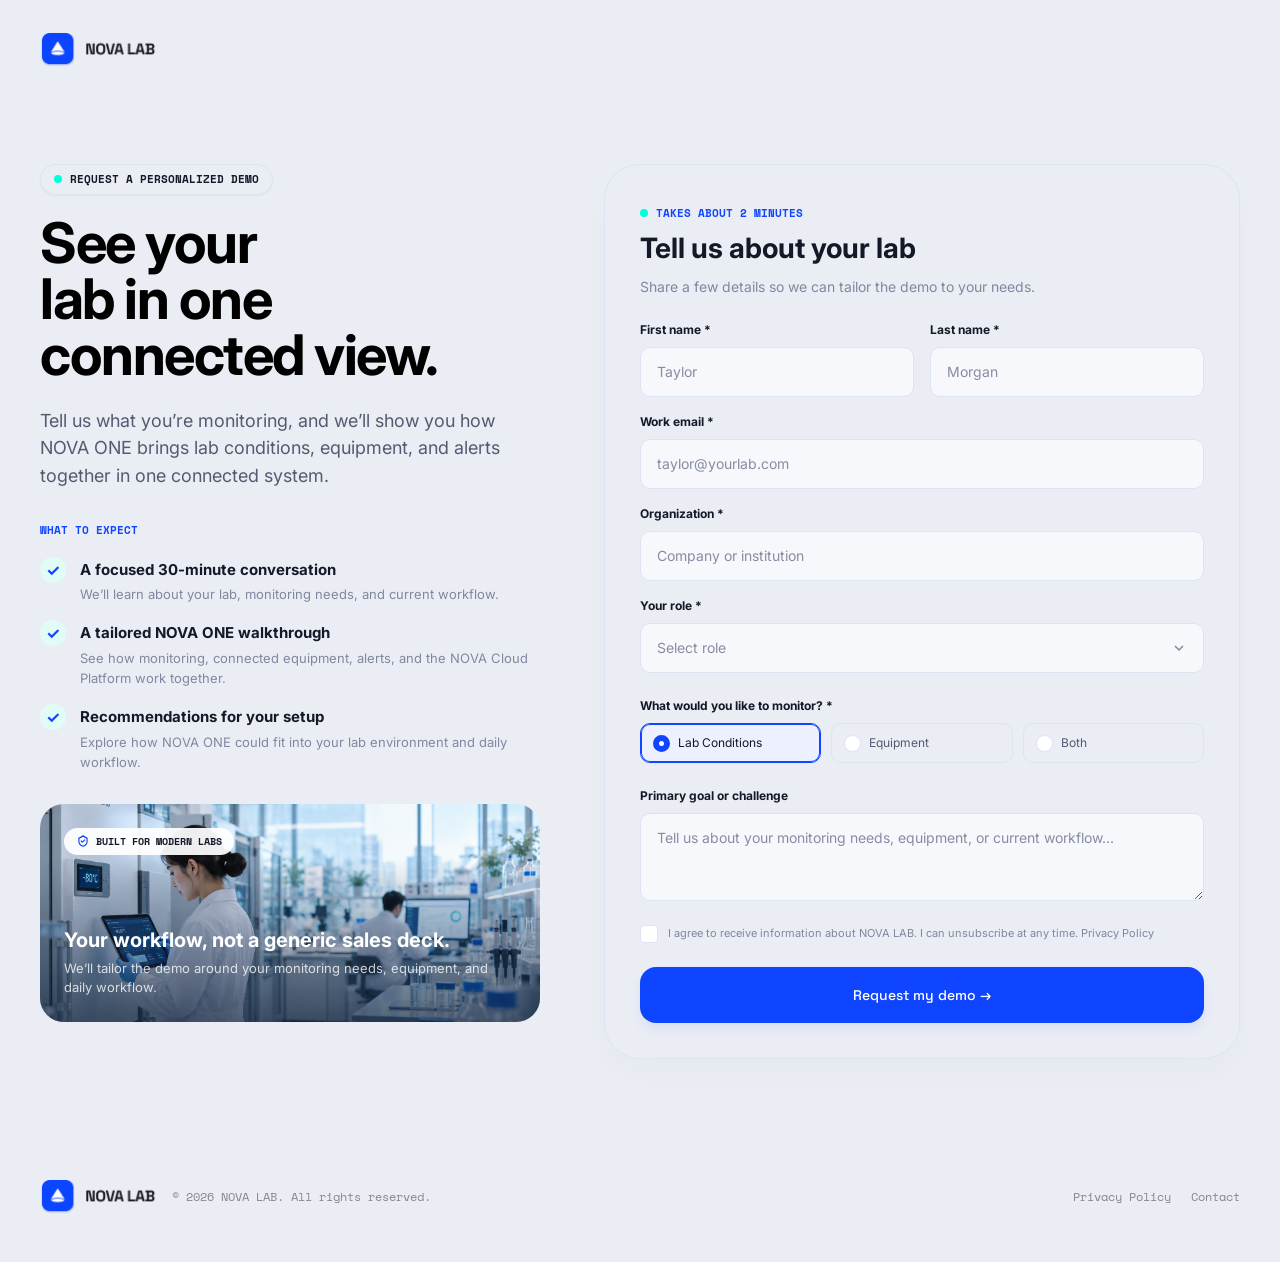
<file: request-demo.html>
<!DOCTYPE html>
<html lang="en">
<head>
  <meta charset="UTF-8">
  <meta name="viewport" content="width=device-width, initial-scale=1.0">
  <title>Request a Demo | NOVA LAB</title>
  <link rel="preconnect" href="https://fonts.googleapis.com">
  <link href="https://fonts.googleapis.com/css2?family=Inter:wght@400;500;600;700&family=Space+Grotesk:wght@400;500;700&family=Space+Mono:wght@400;700&display=swap" rel="stylesheet">
  <!-- 先載入共用 style.css，再載入本頁專用的 request-demo.css -->
  <link rel="stylesheet" href="style.css">
  <link rel="stylesheet" href="request-demo.css">
</head>
<body class="demo-page">

  <!-- 導覽列 -->
  <header class="nav demo-nav">
    <a href="index.html" class="logo"><img class="logo-icon" src="images/nova-lab_logo.png" alt="NOVA LAB"></a>

  </header>

  <!-- 主要區塊：左文字 + 右表單 -->
  <main class="container demo-main">

    <!-- 左邊 -->
    <section class="demo-left">
      <span class="pill-tag"><i class="dot"></i> REQUEST A PERSONALIZED DEMO</span>
      <h1>See your<br>lab in one<br>connected view.</h1>
      <p class="lead">Tell us what you’re monitoring, and we’ll show you how NOVA ONE brings lab conditions, equipment, and alerts together in one connected system.</p>

      <h4 class="expect-title">WHAT TO EXPECT</h4>
      <ul class="expect-list">
        <li>
          <span class="check">✓</span>
          <div><strong>A focused 30-minute conversation</strong><p>We’ll learn about your lab, monitoring needs, and current workflow.</p></div>
        </li>
        <li>
          <span class="check">✓</span>
          <div><strong>A tailored NOVA ONE walkthrough</strong><p>See how monitoring, connected equipment, alerts, and the NOVA Cloud Platform work together.</p></div>
        </li>
        <li>
          <span class="check">✓</span>
          <div><strong>Recommendations for your setup</strong><p>Explore how NOVA ONE could fit into your lab environment and daily workflow.</p></div>
        </li>
      </ul>

      <div class="photo-card">
        <img src="images/nova-lab-image01.png" alt="">
        <span class="photo-tag"><svg viewBox="0 0 24 24" aria-hidden="true" focusable="false"><path d="M12 3c2 2 4 3 7 4v6c0 4-3 7-7 8-4-1-7-4-7-8V7c3-1 5-2 7-4Z"/><path d="m9 12 2 2 4-4"/></svg> BUILT FOR MODERN LABS</span>
        <div class="photo-text">
          <h3>Your workflow, not a generic sales deck.</h3>
          <p>We’ll tailor the demo around your monitoring needs, equipment, and daily workflow.</p>
        </div>
      </div>
    </section>

    <!-- 右邊表單 -->
    <section class="form-card">
      <span class="form-tag"><i class="dot"></i> TAKES ABOUT 2 MINUTES</span>
      <h2>Tell us about your lab</h2>
      <p class="form-sub">Share a few details so we can tailor the demo to your needs.</p>

      <form action="#" method="post">
        <div class="row-2">
          <div class="field">
            <label for="first">First name *</label>
            <input type="text" id="first" placeholder="Taylor" required>
          </div>
          <div class="field">
            <label for="last">Last name *</label>
            <input type="text" id="last" placeholder="Morgan" required>
          </div>
        </div>

        <div class="field">
          <label for="email">Work email *</label>
          <input type="email" id="email" placeholder="taylor@yourlab.com" required>
        </div>

        <div class="field">
          <label for="org">Organization *</label>
          <input type="text" id="org" placeholder="Company or institution" required>
        </div>

        <div class="field role-field">
          <label for="role">Your role *</label>
          <select id="role" required>
            <option value="" selected disabled>Select role</option>
            <option>Lab Manager</option>
            <option>Researcher</option>
            <option>Facility Manager</option>
            <option>Other</option>
          </select>
        </div>

        <div class="field">
          <span class="label">What would you like to monitor? *</span>
          <div class="radio-row">
            <label class="radio-box"><input type="radio" name="monitor" checked><span>Lab Conditions</span></label>
            <label class="radio-box"><input type="radio" name="monitor"><span>Equipment</span></label>
            <label class="radio-box"><input type="radio" name="monitor"><span>Both</span></label>
          </div>
        </div>

        <div class="field">
          <label for="goal">Primary goal or challenge</label>
          <textarea id="goal" rows="4" placeholder="Tell us about your monitoring needs, equipment, or current workflow..."></textarea>
        </div>

        <label class="agree">
          <input type="checkbox">
          <span>I agree to receive information about NOVA LAB. I can unsubscribe at any time. Privacy Policy</span>
        </label>

        <button type="submit" class="submit">Request my demo →</button>
      </form>
    </section>
  </main>

  <footer class="footer container">
    <div class="footer-project-info">
      <a href="index.html#home" class="logo"><img class="logo-icon" src="images/nova-lab_logo.png" alt="NOVA LAB"></a>
      <small>© 2026 NOVA LAB. All rights reserved.</small>
      <nav aria-label="Footer navigation"><a href="#">Privacy Policy</a><a href="#">Contact</a></nav>
    </div>
  </footer>

</body>
</html>
</file>
<file: style.css>
/* ===== 基本設定 ===== */
:root {
  --cyan: #00FFDB;
  --navy: #0C1120;
  --gray: #7C7C7C;
  --blue: #0B45FF;
  --bg: #EAEDF4;
  --section-space: clamp(100px, 8vh, 112px);
}
* { margin: 0; padding: 0; box-sizing: border-box; }
html { scroll-behavior: smooth; }
@media (prefers-reduced-motion: reduce) {
  html { scroll-behavior: auto; }
}
body { font-family: "Space Grotesk", sans-serif; background: var(--bg); color: var(--navy); line-height: 1.5; }
a { text-decoration: none; color: inherit; }
ul { list-style: none; }
img { max-width: 100%; display: block; }
.container { width: calc(100% - 48px); max-width: 1200px; margin: 0 auto; }
.blue { color: var(--blue); }
.cyan { color: var(--cyan); }
.gray { color: var(--gray); }
h1, h2, h3 { font-family: "Space Grotesk", sans-serif; }
h1, h2 { line-height: 1; letter-spacing: -1.8px; }
h1 { font-size: 72px; }
h2 { font-size: 56px; color: var(--navy); }
h2.blue { color: var(--navy); }
h3 { font-size: 24px; margin-bottom: 8px; }
p { font-family: "Inter", sans-serif; color: var(--gray); font-size: 16px; font-weight: 400; line-height: 1.5; }
small { font-family: "Space Mono", monospace; font-size: 12px; }

/* 小標籤 */
.tag { display: inline-flex; align-items: center; gap: 8px; border: 1px solid #dce1ed; box-shadow: 0 1px 2px rgb(12 17 32 / 6%); font-family: "Space Mono", monospace; font-size: 12px; font-weight: 500; color: #0C1120; background: var(--bg); padding: 6px 13px; border-radius: 9999px; margin-bottom: 16px; }
.tag::before { content: ""; width: 7px; height: 7px; flex: 0 0 7px; border-radius: 50%; background: var(--cyan); }
.tag.light { background: rgba(255,255,255,.15); color: var(--cyan); }

/* ===== 按鈕 ===== */
.btn { font-family: "Space Grotesk", sans-serif; display: inline-block; padding: 10px 24px; border-radius: 30px; font-weight: 500; font-size: 14px; margin-right: 8px; }
.btn.small { padding: 8px 16px; }
.btn-blue { background: var(--blue); color: #fff; }
.btn-outline { border: 1.5px solid var(--gray); }
.btn-cyan { background: var(--cyan); color: var(--navy); }
.btn-white { background: #F4F4F4; color: var(--navy); }

/* 共用線條圖示：尺寸與顏色由各元件設定 */
.hero-btn-icon svg, .cta .btn svg, .photo-tag svg, .fb-icon svg {
  fill: none;
  stroke: currentColor;
  stroke-width: 1.8;
  flex-shrink: 0;
}
.photo-tag svg, .fb-icon svg { stroke-linecap: round; stroke-linejoin: round; }

/* ===== 導覽列 ===== */
.nav { display: flex; justify-content: space-between; align-items: center; height: 100px; gap: 24px; padding: 16px max(24px, calc((100% - 1200px) / 2)); }
.logo-icon { width: 116px; height: auto; }
.nav-links { display: flex; gap: 32px; font-size: 14px; font-weight: 400; color: var(--gray); }
.nav-right { display: flex; align-items: center; gap: 20px; font-weight: 600; font-size: 12px; }
.nav-right a, .nav-links a { white-space: nowrap; }
.nav-right .btn { display: inline-flex; align-items: center; justify-content: center; gap: 10px; margin-right: 0; }

/* ===== Shared section rhythm ===== */
.page-section { padding: 100px 0; display: flex; align-items: center; min-width: 0; }
.section-content { width: 100%; min-width: 0; }
@media (max-width: 800px) {
  .container {
    width: calc(100% - 40px);
    padding-left: 0;
    padding-right: 0;
  }
}
@media print {
  .page-section { min-height: auto; }
}

/* ===== Hero ===== */
.hero { min-height: 800px; padding: 100px 0 150px; }
.hero > .section-content { position: relative; min-height: 550px; }
.hero-text { position: relative; z-index: 1; width: 60%; }
.hero-text .tag { padding: 7px 16px; margin-bottom: 32px; letter-spacing: 1px; }
.hero-text h1 { font-family: "Inter", sans-serif; font-size: clamp(56px, 5vw, 72px); font-weight: 700; line-height: 1.03; letter-spacing: -2.5px; color: #0c1120; }
.hero-text p { margin: 32px 0; max-width: 570px; color: var(--navy); line-height: 1.5; }
.hero-actions { display: flex; flex-wrap: wrap; align-items: center; gap: 16px; }
.hero-text .btn { display: inline-flex; align-items: center; justify-content: center; gap: 12px; min-height: 58px; padding: 14px 26px; margin: 0; border-radius: 999px; white-space: nowrap; }
.hero-text .btn-blue { background: linear-gradient(105deg, #8da5ff, var(--blue) 65%); }
.hero-text .btn-outline { border: 1.5px solid var(--navy); color: var(--navy); }
.hero-btn-icon { display: inline-flex; align-items: center; justify-content: center; width: 24px; height: 24px; flex-shrink: 0; border-radius: 50%; color: #0C1120; }
.btn-blue .hero-btn-icon { background: var(--cyan); }
.hero-text .hero-btn-icon { width: 28px; height: 28px; }
.hero-text .btn-outline .hero-btn-icon { border: 1.5px solid currentColor; color: var(--navy); }
.hero-btn-icon svg { width: 18px; height: 18px; }
.hero-text .hero-btn-icon svg { width: 22px; height: 22px; }
.hero-text .btn:focus-visible { outline: 3px solid var(--navy); outline-offset: 5px; }
/* Reserve the viewer's dimensions before the component and GLB load. */
.hero-product { position: absolute; z-index: 2; right: 0; bottom: -40px; width: 50%; height: clamp(320px, 30vw, 420px); overflow: hidden; }
.hero-product model-viewer { display: block; width: 100%; height: 100%; background: transparent; pointer-events: none; }
/* Use the existing loading message instead of the built-in progress line. */
.hero-product model-viewer::part(default-progress-bar) { display: none; }
.hero-model-status, .hero-model-noscript { position: absolute; inset: 0; display: grid; place-items: center; padding: 24px; text-align: center; color: var(--gray); font-size: 14px; pointer-events: none; }
.hero-model-status[hidden] { display: none; }
.hero-product.model-error model-viewer { visibility: hidden; }
.hero-model-noscript { background: var(--bg); }

/* ===== section2 ===== */
.intro { padding: 80px 0 160px; }
.intro-head { display: flex; justify-content: space-between; align-items: flex-end; gap: 60px; margin-bottom: 64px; }
.intro-head p { max-width: 540px; }
.intro .intro-head p { max-width: 540px; }
.intro .intro-head { margin-bottom: 68px; }
.grid-3 { display: grid; grid-template-columns: repeat(3, minmax(0, 1fr)); gap: 24px; }
.grid-4, .fb-grid { display: grid; grid-template-columns: repeat(4, minmax(0, 1fr)); gap: 28px; }
.card { border-radius: 36px; padding: 32px; }
.intro .grid-3 { align-items: start; }
.intro .card { min-height: 272px; box-shadow: 3px 5px 0 rgb(12 17 32 / 12%); }
.intro .card.cyan { background: linear-gradient(125deg, #b8c8ff 0%, #4974ff 35%, var(--blue) 75%); color: var(--cyan); }
.intro .card.blue { min-height: 350px; background: #f7f7f8; color: var(--navy); box-shadow: 0 20px 24px rgb(12 17 32 / 24%); }
.intro .card p { color: #e7edff; line-height: 1.65; }
.intro .card.blue p { color: var(--gray); }
.intro .card.blue h3 { color: var(--blue); }
.intro .card:nth-child(3) { min-height: 312px; }
.intro .card.blue .intro-icon { margin-top: 68px; }
.intro .card h3 { font-size: 23px; }
.num { display: block; font-size: 28px; font-weight: 700; color: #f4f6ff; margin-bottom: 36px; }
.intro .card.blue .num { color: var(--navy); }
.intro-icon { display: block; width: 38px; height: 38px; margin-bottom: 24px; fill: none; color: var(--cyan); stroke: currentColor; stroke-width: 2.3; stroke-linecap: butt; stroke-linejoin: miter; }
.intro .card.blue .intro-icon { color: var(--blue); }
.intro-icon-signal { stroke-width: 2.5; }
.intro-icon-monitor { stroke-width: 1.5; overflow: visible; }

/* ===== section3 ===== */
.hardware { position: relative; isolation: isolate; min-height: 720px; aspect-ratio: 2880 / 1820; padding: 120px 0; align-items: flex-start; color: #fff; background: #234da6; overflow: hidden; }
.hardware h2 { color: #fff; position: relative; z-index: 2; font-size: clamp(56px, 5vw, 72px); }
.hardware-title-line { position: relative; display: inline-block; }
.hardware-sparkles { position: absolute; left: calc(100% + .15em); top: 50%; width: 1em; height: 1em; transform: translateY(-50%); fill: var(--cyan); }
.hw-text { color: #fff; font-size: 16px; line-height: 1.5; max-width: 410px; margin-top: 36px; position: relative; z-index: 2; }
.hw-img-box, .hw-image-frame { position: absolute; inset: 0; }
.hw-image-frame { z-index: -1; }
.hw-image-frame img { width: 100%; height: 100%; object-fit: cover; object-position: center; }
.pills { position: absolute; right: max(24px, calc((100% - 1040px) / 2)); bottom: 120px; display: flex; flex-direction: column; align-items: flex-end; gap: 14px; }
.pills li { background: var(--blue); padding: 10px 20px; border-radius: 30px; font-size: 18px; font-weight: 500; line-height: 1.4; }

/* ===== product ===== */
.center-block { text-align: center; }
.sub { margin: 12px auto 40px; max-width: 520px; }
.card.white { background: #fff; text-align: left; }
.badge { display: inline-block; font-family: "Space Mono", monospace; font-size: 10px; color: var(--blue); background: #dfe8ff; padding: 3px 8px; border-radius: 4px; margin-bottom: 16px; }
.mini { background: var(--bg); border-radius: 12px; padding: 16px; margin: 20px 0 12px; }
.mini small { display: block; color: var(--gray); }
.mini strong { font-size: 26px; }
.mini.warn { background: #fff6dc; }

/* ===== What you can monitor ===== */
.monitor-section { padding: 100px 0; }
.monitor-section .grid-3 { max-width: 1140px; margin-inline: auto; gap: 32px; }
.monitor-section .sub { max-width: 100%; margin-bottom: 72px; }
.monitor-section h2 { font-size: clamp(36px, 3.9vw, 56px); }

.monitor-section .card {
  display: flex;
  flex-direction: column;
  min-width: 0;
  padding: 32px;
  border-radius: 36px;
  background: #f5f5f6;
  min-height: 480px;
  box-shadow: 0 4px 5px rgb(12 17 32 / 10%);
}
.monitor-section .badge {
  align-self: flex-start;
  color: var(--navy);
  background: transparent;
  border: 1px solid currentColor;
  border-radius: 20px;
  margin-bottom: 24px;
}
.monitor-section .card p { color: var(--gray); }
.monitor-section .card.monitor-equipment { background: var(--blue); color: #fff; }
.monitor-section .monitor-equipment h3 { color: var(--cyan); }
.monitor-section .monitor-equipment p { color: #e5edff; }
.monitor-section .monitor-equipment .badge { color: #fff; }
.monitor-visual {
  display: flex;
  align-items: center;
  aspect-ratio: 582 / 328;
  width: 100%;
  margin-top: auto;
  padding-top: 16px;
  box-sizing: content-box;
}
.monitor-visual img { width: 100%; height: auto; }
.monitor-tags {
  display: flex;
  flex-wrap: wrap;
  gap: 8px;
  margin-top: 24px;
  min-height: 56px;
  align-content: flex-start;
  color: var(--gray);
  font-family: "Space Mono", monospace;
  font-size: 11px;
}
.monitor-tags li { border: 1px solid currentColor; border-radius: 5px; padding: 0 4px; }
.monitor-equipment .monitor-tags { color: #fff; }

/* ===== Dashboard ===== */
#platform { width: 100%; max-width: none; padding: 100px max(24px, calc((100% - 1200px) / 2)) 100px; border-radius: 64px 64px 0 0; background: linear-gradient(180deg, #fafbff 22%, #edf1ff 45%, #0751ff 100%); }
#platform h2 { font-size: clamp(36px, 3.9vw, 56px); }
#platform .sub { max-width: 100%; margin: 24px auto 56px; }

.dashboard-frame { max-width: 1200px; margin-inline: auto; padding: 32px 26px; border: 1px solid rgb(255 255 255 / 65%); border-radius: 36px; background: rgb(255 255 255 / 22%); box-shadow: 0 0 24px rgb(121 151 221 / 10%); }

.dashboard-image {
  display: block;
  width: 100%;
  max-width: 1140px;
  height: auto;
  margin-inline: auto;
  filter: drop-shadow(0 22px 18px rgb(12 17 32 / 18%));
}
.dash { background: var(--navy); color: #fff; border-radius: 24px; overflow: hidden; text-align: left; }
.dash-top { display: flex; gap: 16px; padding: 16px 24px; font-size: 13px; border-bottom: 1px solid #1d2540; }
.live { color: var(--cyan); font-size: 11px; }
.dash-right { margin-left: auto; color: var(--gray); }
.stats { display: grid; grid-template-columns: repeat(4, 1fr); border-bottom: 1px solid #1d2540; }
.stats div { padding: 20px 24px; border-right: 1px solid #1d2540; }
.stats small { color: var(--gray); display: block; }
.stats strong { font-size: 26px; margin-right: 6px; }
.stats em { font-size: 11px; font-style: normal; color: var(--cyan); }
.dash-main { display: grid; grid-template-columns: 1.6fr 1fr; }
.chart-box, .alert-box { padding: 24px; }
.alert-box { border-left: 1px solid #1d2540; }
.dash p { color: #fff; font-size: 13px; margin-bottom: 12px; }
.chart-box svg { width: 100%; height: 120px; margin-bottom: 16px; }
.eq { display: flex; justify-content: space-between; background: #141b30; padding: 12px 16px; border-radius: 10px; margin-top: 8px; font-size: 13px; }
.alert { background: #141b30; border-radius: 10px; padding: 12px 16px; margin-bottom: 8px; font-size: 13px; }
.alert small { display: block; color: var(--gray); margin-top: 4px; }

/* ===== How it works ===== */
#how { background: #fff; padding: 100px 0; }
#how .intro-head { margin-bottom: 80px; }
#how .grid-4 { position: relative; isolation: isolate; }
#how .grid-4::before { content: ""; position: absolute; left: 8%; right: 8%; top: 50px; height: 2px; background: linear-gradient(90deg, #a6c7ff, var(--cyan)); z-index: -1; }


.step { display: inline-grid; place-items: center; width: 36px; height: 36px; border-radius: 50%; font-size: 13px; margin-bottom: 40px; color: #fff; }
.blue-bg { background: var(--blue); }
.dark-bg { background: var(--navy); }
.cyan-bg { background: var(--cyan); color: var(--navy); }
.card.white small { display: block; margin-top: 24px; }
#how .card.white {
  min-height: 360px;
  display: flex;
  flex-direction: column;
  justify-content: space-between;
  gap: 24px;
  background: #dce2ef;
  border: 0;
  color: var(--navy);
  box-shadow: 0 3px 5px rgba(12, 17, 32, 0.1);
}
#how .card h3 { color: var(--navy); font-size: 24px; }
#how .card:nth-child(3) { background: var(--blue); color: #fff; }
#how .card:nth-child(4) { background: var(--navy); color: #fff; }
#how .card:nth-child(n+3) h3 { color: var(--cyan); }
#how .card:nth-child(n+3) p { color: #d4dcee; }
#how .card:nth-child(3) small { color: #fff; border-color: rgb(255 255 255 / 25%); }
#how .card:nth-child(4) small { color: var(--cyan); border-color: rgb(255 255 255 / 25%); }
#how .card p { color: #66708a; }
#how .step { box-shadow: 0 2px 4px rgba(12, 17, 32, 0.15); }
#how .step.blue-bg { background: var(--blue); color: #fff; }
#how .step.dark-bg { background: var(--navy); color: var(--cyan); }
#how .step.cyan-bg { background: var(--cyan); color: var(--navy); }
#how .card small {
  margin-top: 0;
  color: var(--blue);
  border-top: 1px solid #e2e7f0;
  padding-top: 16px;
}
#how .card small::before {
  content: "";
  display: inline-block;
  width: 6px;
  height: 6px;
  margin-right: 6px;
  border-radius: 50%;
  background: var(--cyan);
  vertical-align: middle;
}

/* ===== CTA ===== */
#cta { background: var(--bg); color: #fff; padding: 100px 0; }
.cta { display: grid; grid-template-columns: repeat(2, minmax(0, 1fr)); align-content: center; align-items: end; gap: 48px; min-height: 600px; padding: 100px 116px; border-radius: 64px; background: #0b47ae url("images/cta-bg.png") center / cover no-repeat; box-shadow: 0 6px 6px rgb(12 17 32 / 12%); }
.cta .tag.light { background: transparent; color: #fff; border: 1px solid #fff; padding: 6px 16px; margin-bottom: 20px; }
.cta h2 { color: #fff; line-height: 1.08; letter-spacing: -1.8px; }
.cta p { color: #fff; font-size: 16px; max-width: 460px; margin-bottom: 16px; }
.cta-actions { display: flex; flex-wrap: wrap; gap: 16px; }
.cta .btn-blue, .nav-right .btn-blue { background: linear-gradient(105deg, #8da5ff, var(--blue) 70%); }
.cta .btn { display: inline-flex; align-items: center; justify-content: center; gap: 10px; padding: 14px 20px; margin: 0; font-size: 14px; font-weight: 500; }
.cta .btn svg { width: 16px; height: 16px; }
.cta .btn-white { color: var(--navy); background: rgb(160 191 255 / 35%); border: 1px solid rgb(255 255 255 / 20%); box-shadow: inset 0 1px 0 rgb(255 255 255 / 10%); }
.cta .btn-white svg { color: var(--cyan); }

/* ===== Footer ===== */
.footer { display: flex; flex-direction: column; align-items: center; gap: 48px; padding-top: 48px; padding-bottom: 32px; color: var(--gray); }
.footer-project-info { display: flex; align-items: center; gap: 16px; width: 100%; }
.footer-project-info .logo { flex-shrink: 0; }
.project-disclaimer { max-width: 720px; margin: 0; text-align: center; color: var(--gray); font-size: 12px; line-height: 1.6; }
.footer nav { display: flex; gap: 20px; margin-left: auto; font-size: 12px; }

/* ===== 手機版 ===== */
@media (min-width: 801px) and (max-width: 1100px) {
  .nav { gap: 16px; padding-left: 24px; padding-right: 24px; }
  .nav-links { gap: 16px; }
  .nav-right { gap: 12px; }
  h1 { font-size: 56px; }
  .grid-4 { grid-template-columns: repeat(2, minmax(0, 1fr)); }
  .stats { grid-template-columns: repeat(2, minmax(0, 1fr)); }
  .pills { right: -100px; }
}

@media (max-width: 800px) {
  .container { padding-left: 20px; padding-right: 20px; }
  .nav { padding: 16px 20px; gap: 12px; }
  .nav-links { display: none; }
  .nav-right { display: contents; }
  .nav > .logo, .nav-right a { flex-shrink: 0; }
  .nav .logo { font-size: 14px; gap: 6px; }
  .nav-right a:not(.btn) { font-size: 12px; }
  .nav-right .btn { padding: 8px 12px; }
  .hero > .section-content, .grid-3, .grid-4, .dash-main, .stats { grid-template-columns: minmax(0, 1fr); }
  .hero { padding: 40px 0 64px; }
  .hero > .section-content { display: flex; flex-direction: column; gap: 48px; min-height: 0; }
  .hero-text { min-width: 0; width: 100%; }
  .hero-text .tag { margin-bottom: 24px; font-size: 10px; }
  .hero-text h1 { font-size: clamp(30px, 6.8vw, 54px); letter-spacing: -1.3px; }
  .hero-text p { margin: 24px 0; font-size: 15px; }
  .hero-actions { gap: 12px; }
  .hero-text .btn { min-height: 52px; padding: 12px 20px; font-size: 14px; }
  .hero-product { position: relative; width: 100%; max-width: 560px; height: clamp(280px, 78vw, 420px); align-self: center; }
  .intro-head { flex-direction: column; align-items: flex-start; gap: 24px; margin-bottom: 28px; }
  h1 { font-size: clamp(32px, 7vw, 40px); letter-spacing: -1px; }
  h2 { letter-spacing: -1px; }
  h3 { font-size: 22px; }
  .card { min-width: 0; padding: 24px; overflow-wrap: anywhere; }
  .num, .step { margin-bottom: 24px; }
  .hw-img-box { margin-top: 20px; }
  .hw-image-frame { border-radius: 32px 0 32px 0; }
  .pills { position: static; flex-direction: row; flex-wrap: wrap; margin-top: 16px; }
  .pills li { font-size: 14px; }
  .dash-top { flex-wrap: wrap; gap: 12px; padding: 16px; }
  .dash-right { flex-basis: 100%; margin-left: 0; }
  .stats div { padding: 16px; border-right: 0; border-bottom: 1px solid #1d2540; }
  .stats div:last-child { border-bottom: 0; }
  .chart-box, .alert-box { min-width: 0; padding: 16px; }
  .alert-box { border-left: 0; border-top: 1px solid #1d2540; }
  .eq { gap: 12px; flex-wrap: wrap; padding: 12px; }
  .eq b { white-space: nowrap; }
  .cta { grid-template-columns: minmax(0, 1fr); gap: 32px; }
  .footer { flex-direction: column; gap: 12px; }
  .footer-project-info { flex-direction: column; text-align: center; gap: 12px; }
  .footer nav { flex-wrap: wrap; justify-content: center; gap: 12px 16px; margin-left: 0; }
}

@media (max-width: 360px) {
  .nav { padding-left: 12px; padding-right: 12px; gap: 8px; }
  .nav .logo { font-size: 12px; gap: 4px; }
  .nav-right .btn { padding: 8px 10px; }
}

/* Responsive layouts for the full-page design. */
@media (min-width: 801px) and (max-width: 1100px) {
  .hero { min-height: 720px; }
  .intro .card, .monitor-section .card { padding: 24px; }
  .hardware { min-height: 700px; padding: 90px 0; }
  .pills { right: 40px; bottom: 80px; }
  .cta { padding: 72px 56px; min-height: 520px; }
  #how .grid-4::before { display: none; }
}
@media (max-width: 800px) {
  .container { width: calc(100% - 40px); padding-left: 0; padding-right: 0; }
  .page-section { padding-top: 64px; padding-bottom: 64px; }
  .hero { min-height: 0; padding-top: 40px; }
  .hero-product { bottom: auto; }
  h2 { font-size: clamp(34px, 8vw, 48px); }
  .intro-head { gap: 24px; margin-bottom: 36px; }
  .intro .card { min-height: 260px; }
  .intro .card.blue { margin-top: 0; min-height: 260px; }
  .intro .card.blue .intro-icon { margin-top: 0; }
  .intro .card:nth-child(3) { min-height: 260px; }
  .intro .intro-head { margin-bottom: 36px; }
  .intro-icon { margin-bottom: 20px; }
  .hardware { min-height: 720px; aspect-ratio: auto; padding-top: 64px; }
  .hardware h2 { font-size: clamp(42px, 10vw, 64px); }
  .hw-text { max-width: 300px; font-size: 16px; }
  .hw-img-box { margin: 0; }
  .hw-image-frame { border-radius: 0; }
  .hw-image-frame img { object-position: 44% center; }
  .pills { position: absolute; right: 20px; bottom: 48px; flex-direction: column; margin: 0; }
  .pills li { font-size: 14px; }
  .monitor-section .sub { margin-bottom: 36px; }
  .monitor-section .card { min-height: 440px; }
  .monitor-section .grid-3 { max-width: 480px; }
  #platform { padding: 64px 20px; border-radius: 36px 36px 0 0; }
  .dashboard-frame { padding: 14px 10px; border-radius: 20px; }
  #platform h2 br { display: none; }
  #platform .sub { margin-bottom: 36px; }
  #how { padding: 64px 0; }
  #how .intro-head { margin-bottom: 36px; }
  #how .grid-4::before { display: none; }
  #how .card.white { min-height: 300px; }
  #cta { padding: 64px 0; }
  .cta { min-height: 0; padding: 48px 28px; border-radius: 36px; gap: 32px; }
  .cta h2 { font-size: clamp(36px, 8vw, 48px); }
  .footer { padding-top: 24px; padding-bottom: 24px; gap: 32px; }
}
</file>
<file: request-demo.css>
/* Request a demo: page-specific styles, after style.css. */
.demo-page {
  --navy: #141827;
  --gray: #80889f;
  --blue: #1045ff;
  --demo-border: #dce3f3;
  font-family: "Inter", sans-serif;
}
.demo-page .container { width: calc(100% - 48px); max-width: 1200px; }
.demo-nav {
  height: 100px;
  padding: 0 max(24px, calc((100% - 1200px) / 2));
  border-bottom: 1px solid #e7ebf3;
}
.demo-page .logo-icon { width: 116px; }
.dot { display: inline-block; flex-shrink: 0; width: 8px; height: 8px; border-radius: 50%; background: var(--cyan); margin-right: 8px; }

/* Two columns share the same top edge. */
.demo-main { display: grid; grid-template-columns: minmax(0, 500fr) minmax(0, 636fr); gap: 64px; padding-top: 64px; padding-bottom: 72px; align-items: start; }
.pill-tag { display: inline-flex; align-items: center; font-family: "Space Mono", monospace; font-size: 11px; font-weight: 700; padding: 6px 13px; border: 1px solid var(--demo-border); border-radius: 999px; box-shadow: 0 1px 2px #1418270d; }
.demo-left h1 { font-family: "Inter", sans-serif; font-size: 56px; line-height: 1; letter-spacing: -1.5px; color: #000; margin: 20px 0 24px; }
.lead { font-size: 18px; line-height: 1.55; color: #535b70; margin-bottom: 32px; }
.expect-title { font-family: "Space Mono", monospace; font-size: 11px; font-weight: 700; color: var(--blue); margin-bottom: 18px; }
.expect-list li { display: flex; gap: 14px; margin-bottom: 16px; }
.expect-list li:last-child { margin-bottom: 0; }
.expect-list strong { font-size: 15px; line-height: 1.5; }
.expect-list p { font-size: 13px; line-height: 1.55; margin-top: 3px; }
.check { flex-shrink: 0; width: 26px; height: 26px; border-radius: 50%; background: #e1fbf7; color: var(--blue); display: grid; place-items: center; font-size: 16px; font-weight: 700; }

.photo-card { position: relative; border-radius: 24px; overflow: hidden; margin-top: 32px; height: 218px; }
.photo-card img { width: 100%; height: 100%; object-fit: cover; }
.photo-card::after { content: ""; position: absolute; inset: 0; background: linear-gradient(to top, #15253cb3, transparent 75%); }
.photo-tag { position: absolute; top: 24px; left: 24px; z-index: 2; display: inline-flex; align-items: center; gap: 6px; background: #ffffffed; font-family: "Space Mono", monospace; font-size: 10px; font-weight: 700; padding: 6px 12px; border-radius: 999px; }
.photo-tag svg { width: 14px; height: 14px; color: var(--blue); fill: none; stroke: currentColor; stroke-width: 2; stroke-linecap: round; stroke-linejoin: round; }
.photo-text { position: absolute; left: 24px; right: 24px; bottom: 24px; z-index: 2; color: #fff; }
.photo-text h3 { font-family: "Inter", sans-serif; font-size: 20px; line-height: 1.3; margin-bottom: 6px; }
.photo-text p { color: #ffffffc9; font-size: 13px; line-height: 1.5; }

.form-card { min-width: 0; border: 1px solid var(--demo-border); border-radius: 36px; padding: 34px 35px 35px; box-shadow: 0 16px 32px #14182705; }
.form-tag { display: inline-flex; align-items: center; font-family: "Space Mono", monospace; font-size: 11px; font-weight: 700; color: var(--blue); }
.form-card h2 { font-family: "Inter", sans-serif; font-size: 28px; line-height: 1.25; letter-spacing: 0; margin: 8px 0 10px; }
.form-sub { font-size: 14px; line-height: 1.5; margin-bottom: 24px; }
.row-2 { display: grid; grid-template-columns: repeat(2, minmax(0, 1fr)); gap: 16px; }
.field { margin-bottom: 16px; }
.field > label, .field > .label { display: block; font-size: 12px; font-weight: 700; margin-bottom: 8px; }
.form-card input[type="text"], .form-card input[type="email"], .form-card select, .form-card textarea {
  display: block; width: 100%; padding: 15px 16px; font-family: inherit; font-size: 14px; line-height: 18px; color: var(--navy);
  background: #f7f8fc; border: 1px solid var(--demo-border); border-radius: 10px; outline: none;
}
.form-card input::placeholder, .form-card textarea::placeholder { color: #858da1; opacity: 1; }
.form-card select {
  color: #858da1; appearance: none; padding-right: 40px;
  background-image: url("data:image/svg+xml,%3Csvg xmlns='http://www.w3.org/2000/svg' width='16' height='16' viewBox='0 0 16 16'%3E%3Cpath d='m4 6 4 4 4-4' fill='none' stroke='%2380889f' stroke-width='1.5'/%3E%3C/svg%3E");
  background-repeat: no-repeat; background-position: right 16px center;
}
.form-card select:valid { color: var(--navy); }
.form-card textarea { resize: vertical; height: 88px; min-height: 88px; }
.form-card input:focus, .form-card select:focus, .form-card textarea:focus { border-color: var(--blue); box-shadow: 0 0 0 2px #1045ff14; }
.role-field { margin-bottom: 24px; }
.radio-row { display: grid; grid-template-columns: repeat(3, minmax(0, 1fr)); gap: 10px; margin-bottom: 24px; }
.radio-box { display: flex; align-items: center; gap: 8px; min-height: 40px; padding: 8px 12px; border: 1px solid var(--demo-border); border-radius: 10px; font-size: 12px; font-weight: 400; color: #535b70; cursor: pointer; }
.radio-box input { appearance: none; flex-shrink: 0; width: 17px; height: 17px; border: 1.5px solid var(--demo-border); border-radius: 50%; margin: 0; background: #fff; }
.radio-box input:checked { border: 6px solid var(--blue); }
.radio-box:has(input:checked) { border-color: var(--blue); box-shadow: inset 0 0 0 1px var(--blue); background: #edf1ff; color: var(--navy); }
.agree { display: flex; gap: 10px; align-items: flex-start; font-size: 11px; line-height: 1.6; color: var(--gray); margin-top: 24px; margin-bottom: 24px; cursor: pointer; }
.agree input { appearance: none; flex-shrink: 0; width: 18px; height: 18px; border: 1.5px solid var(--demo-border); border-radius: 4px; margin: 0; background: #fff; }
.agree input:checked { appearance: auto; accent-color: var(--blue); }
.submit { display: block; width: 100%; padding: 18px; border: none; border-radius: 16px; background: var(--blue); color: #fff; font-family: "Space Grotesk", sans-serif; font-size: 14px; font-weight: 500; line-height: 20px; cursor: pointer; box-shadow: 0 6px 12px #1045ff12; }
.submit:hover { background: #0739df; }
.form-card input:focus-visible, .submit:focus-visible { outline: 2px solid var(--blue); outline-offset: 3px; }

.demo-page .footer { position: relative; padding-top: 48px; padding-bottom: 48px; color: #888; }
.demo-page .footer::before { content: ""; position: absolute; top: 0; left: calc((1200px - 100vw) / 2); width: 100vw; border-top: 1px solid #e7ebf3; }
.demo-page .footer small, .demo-page .footer nav { font-family: "Space Mono", monospace; font-size: 12px; }

@media (max-width: 1248px) {
  .demo-main { gap: 40px; }
  .demo-left h1 { font-size: clamp(40px, 4.4vw, 56px); }
  .form-card { padding: 28px; }
  .radio-box { padding-inline: 8px; gap: 6px; }
  .demo-page .footer::before { left: -24px; }
}
@media (max-width: 900px) {
  .demo-main { grid-template-columns: 1fr; max-width: 640px; gap: 40px; padding-top: 40px; padding-bottom: 48px; }
  .demo-left h1 { font-size: 48px; }
  .photo-card { height: 240px; }
  .form-card { border-radius: 28px; }
}
@media (max-width: 540px) {
  .demo-nav { height: 80px; }
  .demo-page .container { padding-inline: 0; }
  .demo-left h1 { font-size: clamp(32px, 9vw, 48px); }
  .lead { font-size: 16px; }
  .form-card { padding: 24px 20px; }
  .form-card h2 { font-size: 24px; }
  .row-2, .radio-row { grid-template-columns: 1fr; }
  .photo-tag { left: 20px; top: 20px; }
  .photo-text { left: 20px; right: 20px; bottom: 20px; }
  .photo-text h3 { font-size: 18px; }
  .demo-page .footer { padding-block: 32px; }
}
</file>
